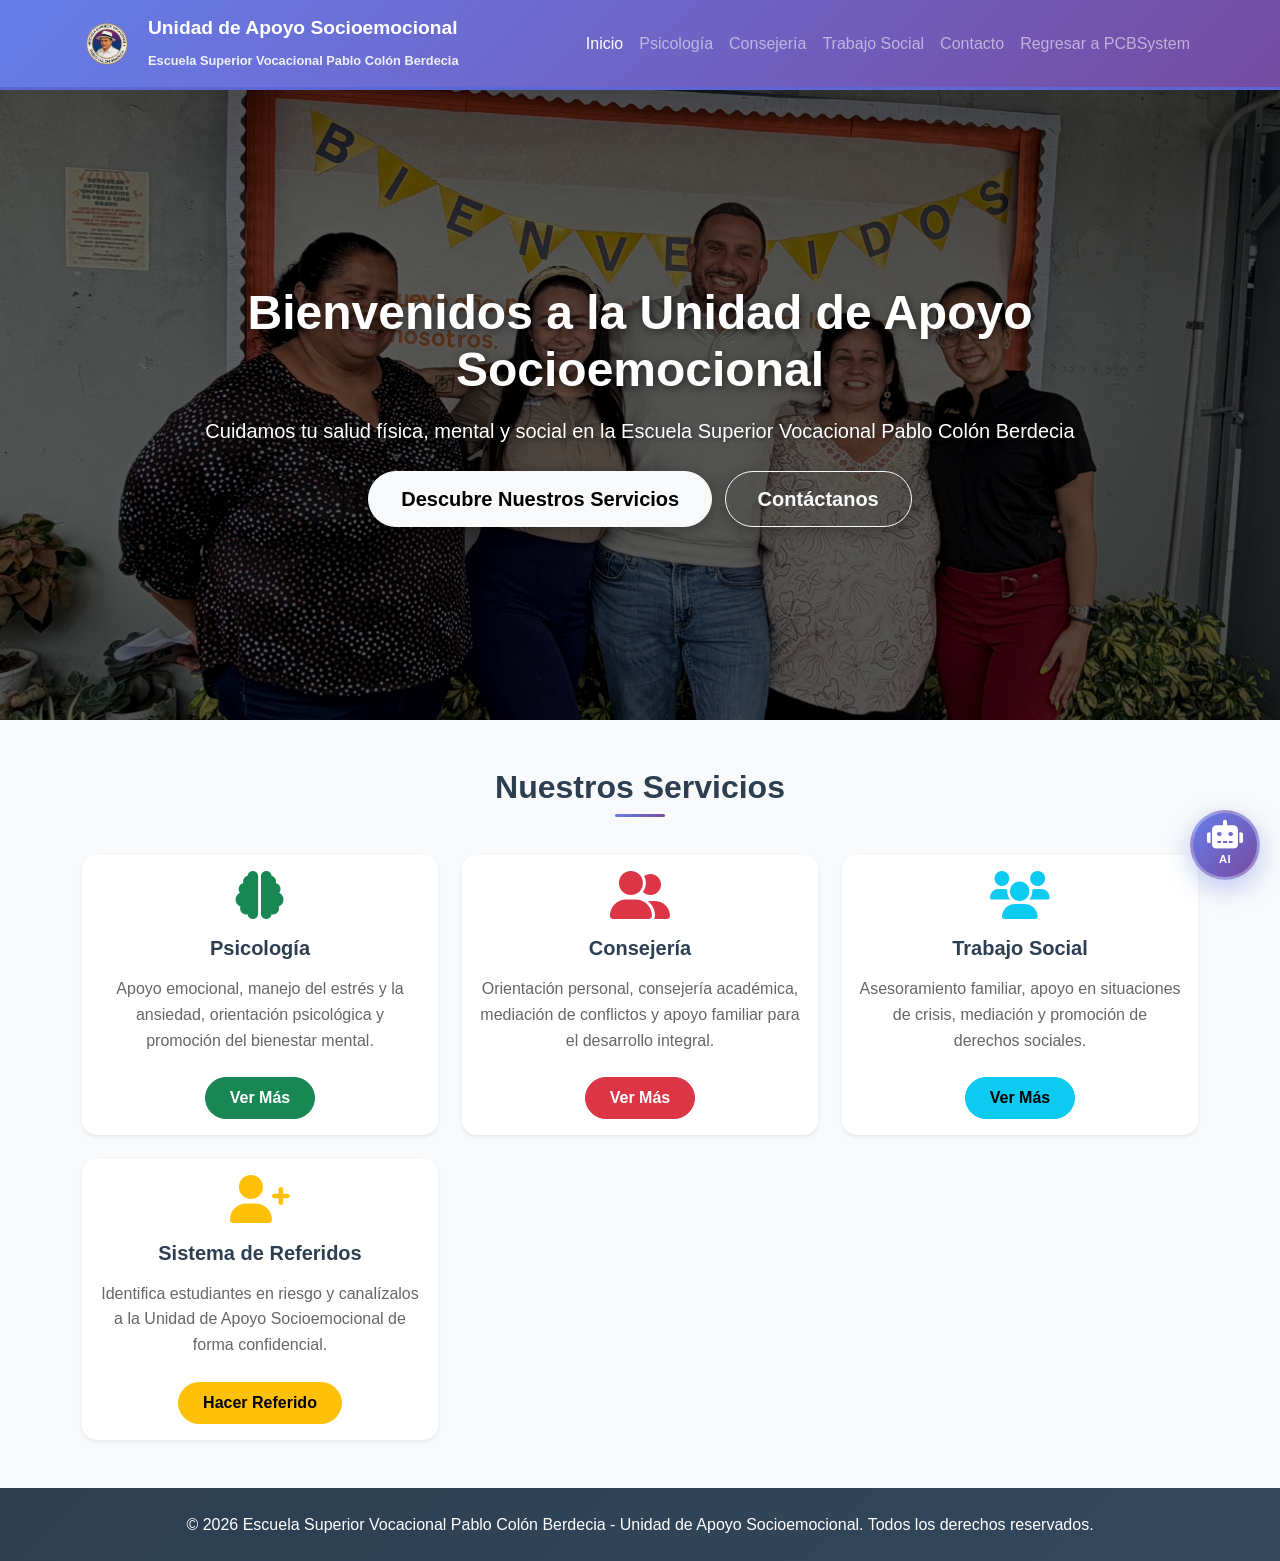
<file: index.html>
<!DOCTYPE html>
<html lang="es">
<head>
    <meta charset="UTF-8">
    <meta name="viewport" content="width=device-width, initial-scale=1.0">
    <title data-es="Unidad de Apoyo Socioemocional - Escuela Superior Vocacional Pablo Colón Berdecia" data-en="Socio-Emotional Support Unit - Pablo Colón Berdecia Vocational High School">Unidad de Apoyo Socioemocional - Escuela Superior Vocacional Pablo Colón Berdecia</title>
    <link href="https://cdn.jsdelivr.net/npm/bootstrap@5.3.0/dist/css/bootstrap.min.css" rel="stylesheet">
    <link rel="stylesheet" href="https://cdnjs.cloudflare.com/ajax/libs/font-awesome/6.0.0/css/all.min.css">
    <link rel="stylesheet" href="css/styles.css">
</head>
<body>
    <!-- Navbar -->
    <nav class="navbar navbar-expand-lg navbar-dark bg-primary shadow">
        <div class="container">
            <a class="navbar-brand fw-bold d-flex align-items-center" href="index.html">
                <img src="galeria/logopcb.png" alt="Logo Escuela" class="logo-navbar me-3">
                <div>
                    Unidad de Apoyo Socioemocional<br>
                    <small>Escuela Superior Vocacional Pablo Colón Berdecia</small>
                </div>
            </a>
            <button class="navbar-toggler" type="button" data-bs-toggle="collapse" data-bs-target="#navbarNav" aria-controls="navbarNav" aria-expanded="false" aria-label="Toggle navigation">
                <span class="navbar-toggler-icon"></span>
            </button>
            <div class="collapse navbar-collapse" id="navbarNav">
<ul class="navbar-nav ms-auto">
                    <li class="nav-item"><a class="nav-link active" href="index.html" data-es="Inicio" data-en="Home">Inicio</a></li>
                    
                    <li class="nav-item"><a class="nav-link" href="psicologia.html" data-es="Psicología" data-en="Psychology">Psicología</a></li>
                    <li class="nav-item"><a class="nav-link" href="consejeria.html" data-es="Consejería" data-en="Counseling">Consejería</a></li>
                    <li class="nav-item"><a class="nav-link" href="trabajo_social.html" data-es="Trabajo Social" data-en="Social Work">Trabajo Social</a></li>
                    <li class="nav-item"><a class="nav-link" href="contacto.html" data-es="Contacto" data-en="Contact">Contacto</a></li>
                    <li class="nav-item"><a class="nav-link" href="https://pcbsystempr-cyber.github.io/pcbsystem/index.html#inicio">Regresar a PCBSystem</a></li>
                </ul>
            </div>
        </div>
    </nav>

    <!-- Hero Section with Slideshow -->
    <section class="hero-slideshow text-white text-center py-5 position-relative">
        <!-- Slideshow Background -->
        <div class="slideshow-container">
            <div class="slide fade">
                <img src="galeria/image1.jpeg" alt="Instalaciones">
            </div>
            <div class="slide fade">
                <img src="galeria/image2.jpeg" alt="Comunidad Escolar">
            </div>
        </div>

        <!-- Overlay oscuro para mejorar legibilidad del texto -->
        <div class="hero-overlay"></div>

        <!-- Contenido del Hero -->
        <div class="container hero-content position-relative">
            <h1 class="display-4 fw-bold mb-3" data-es="Bienvenidos a la Unidad de Apoyo Socioemocional" data-en="Welcome to the Socio-Emotional Support Unit">Bienvenidos a la Unidad de Apoyo Socioemocional</h1>
            <p class="lead mb-4" data-es="Cuidamos tu salud física, mental y social en la Escuela Superior Vocacional Pablo Colón Berdecia" data-en="We take care of your physical, mental and social health at the Pablo Colón Berdecia Vocational High School">Cuidamos tu salud física, mental y social en la Escuela Superior Vocacional Pablo Colón Berdecia</p>
            <a href="#servicios" class="btn btn-light btn-lg" data-es="Descubre Nuestros Servicios" data-en="Discover Our Services"><i class="fas fa-arrow-down me-2"></i>Descubre Nuestros Servicios</a>
            <a href="contacto.html" class="btn btn-outline-light btn-lg ms-2" data-es="Contáctanos" data-en="Contact Us"><i class="fas fa-envelope me-2"></i>Contáctanos</a>
        </div>
    </section>

    <!-- Servicios Section -->
    <section id="servicios" class="py-5 bg-light">
        <div class="container">
            <h2 class="text-center mb-5 fw-bold" data-es="Nuestros Servicios" data-en="Our Services">Nuestros Servicios</h2>
            <div class="row g-4">

                <div class="col-lg-4 col-md-6">
                    <div class="service-card card h-100 border-0 shadow-sm">
                        <div class="card-body text-center">
                            <div class="icon mb-3">
                                <i class="fas fa-brain fa-3x text-success"></i>
                            </div>
                            <h5 class="card-title fw-bold" data-es="Psicología" data-en="Psychology">Psicología</h5>
                            <p class="card-text" data-es="Apoyo emocional, manejo del estrés y la ansiedad, orientación psicológica y promoción del bienestar mental." data-en="Emotional support, stress and anxiety management, psychological guidance and promotion of mental well-being.">Apoyo emocional, manejo del estrés y la ansiedad, orientación psicológica y promoción del bienestar mental.</p>
                            <a href="psicologia.html" class="btn btn-success" data-es="Ver Más" data-en="See More"><i class="fas fa-plus me-1"></i>Ver Más</a>
                        </div>
                    </div>
                </div>
                <div class="col-lg-4 col-md-6">
                    <div class="service-card card h-100 border-0 shadow-sm">
                        <div class="card-body text-center">
                            <div class="icon mb-3">
                                <i class="fas fa-user-friends fa-3x text-danger"></i>
                            </div>
                            <h5 class="card-title fw-bold" data-es="Consejería" data-en="Counseling">Consejería</h5>
                            <p class="card-text" data-es="Orientación personal, consejería académica, mediación de conflictos y apoyo familiar para el desarrollo integral." data-en="Personal guidance, academic counseling, conflict mediation and family support for comprehensive development.">Orientación personal, consejería académica, mediación de conflictos y apoyo familiar para el desarrollo integral.</p>
                            <a href="consejeria.html" class="btn btn-danger" data-es="Ver Más" data-en="See More"><i class="fas fa-plus me-1"></i>Ver Más</a>
                        </div>
                    </div>
                </div>
                <div class="col-lg-4 col-md-6">
                    <div class="service-card card h-100 border-0 shadow-sm">
                        <div class="card-body text-center">
                            <div class="icon mb-3">
                                <i class="fas fa-users fa-3x text-info"></i>
                            </div>
                            <h5 class="card-title fw-bold" data-es="Trabajo Social" data-en="Social Work">Trabajo Social</h5>
                            <p class="card-text" data-es="Asesoramiento familiar, apoyo en situaciones de crisis, mediación y promoción de derechos sociales." data-en="Family counseling, support in crisis situations, mediation and promotion of social rights.">Asesoramiento familiar, apoyo en situaciones de crisis, mediación y promoción de derechos sociales.</p>
                            <a href="trabajo_social.html" class="btn btn-info" data-es="Ver Más" data-en="See More"><i class="fas fa-plus me-1"></i>Ver Más</a>
                        </div>
                    </div>
                </div>
                <div class="col-lg-4 col-md-6">
                    <div class="service-card card h-100 border-0 shadow-sm">
                        <div class="card-body text-center">
                            <div class="icon mb-3">
                                <i class="fas fa-user-plus fa-3x text-warning"></i>
                            </div>
                            <h5 class="card-title fw-bold" data-es="Sistema de Referidos" data-en="Referral System">Sistema de Referidos</h5>
                            <p class="card-text" data-es="Identifica estudiantes en riesgo y canalízalos a la Unidad de Apoyo Socioemocional de forma confidencial." data-en="Identify at-risk students and refer them to the Support Unit confidentially.">Identifica estudiantes en riesgo y canalízalos a la Unidad de Apoyo Socioemocional de forma confidencial.</p>
                            <a href="referido-eis.html" class="btn btn-warning" data-es="Hacer Referido" data-en="Make Referral"><i class="fas fa-plus me-1"></i>Hacer Referido</a>
                        </div>
                    </div>
                </div>
                
    </section>

    <!-- Footer -->
    <footer class="bg-dark text-white text-center py-4">
        <div class="container">
            <p class="mb-0" data-es="&copy; 2026 Escuela Superior Vocacional Pablo Colón Berdecia - Unidad de Apoyo Socioemocional. Todos los derechos reservados." data-en="&copy; 2026 Pablo Colón Berdecia Vocational High School - Socio-Emotional Support Unit. All rights reserved.">&copy; 2026 Escuela Superior Vocacional Pablo Colón Berdecia - Unidad de Apoyo Socioemocional. Todos los derechos reservados.</p>
        </div>
    </footer>

    <!-- Registration Modal -->
    <div class="modal fade" id="registroModal" tabindex="-1" aria-labelledby="registroModalLabel" aria-hidden="true">
        <div class="modal-dialog">
            <div class="modal-content">
                <div class="modal-header">
                    <h5 class="modal-title" id="registroModalLabel">Registrarse</h5>
                    <button type="button" class="btn-close" data-bs-dismiss="modal" aria-label="Close"></button>
                </div>
                <div class="modal-body">
                    <form id="registroForm">
                        <div class="mb-3">
                            <label for="nombre" class="form-label">Nombre Completo</label>
                            <input type="text" class="form-control" id="nombre" required>
                        </div>
                        <div class="mb-3">
                            <label for="email" class="form-label">Correo Electrónico</label>
                            <input type="email" class="form-control" id="email" required>
                        </div>
                        <div class="mb-3">
                            <label for="password" class="form-label">Contraseña</label>
                            <input type="password" class="form-control" id="password" required>
                        </div>
                        <div class="mb-3">
                            <label for="confirmPassword" class="form-label">Confirmar Contraseña</label>
                            <input type="password" class="form-control" id="confirmPassword" required>
                        </div>
                        <button type="submit" class="btn btn-primary w-100">Registrarse</button>
                    </form>
                    <hr>
                    <p class="text-center">O regístrate con:</p>
                    <div class="d-grid gap-2">
                        <button class="btn btn-outline-danger"><i class="fab fa-google me-2"></i>Google</button>
                        <button class="btn btn-outline-dark"><i class="fab fa-apple me-2"></i>Apple</button>
                        <button class="btn btn-outline-primary"><i class="fab fa-facebook me-2"></i>Facebook</button>
                    </div>
                </div>
            </div>
        </div>
    </div>

    <script src="https://cdn.jsdelivr.net/npm/bootstrap@5.3.0/dist/js/bootstrap.bundle.min.js"></script>
    <script src="js/scripts.js"></script>
    
    <!-- Floating AI Bubble Chat -->
    <a id="ai-bubble" href="https://chatgpt.com/g/g-69cc116abf5c819186ebd92726e85c8b-u-a-s-e-pcb" target="_blank" rel="noopener noreferrer" title="Chat IA de Apoyo Socioemocional">
        <i class="fas fa-robot"></i>
        <span class="bubble-text">AI</span>
    </a>
</body>

</html>
</file>
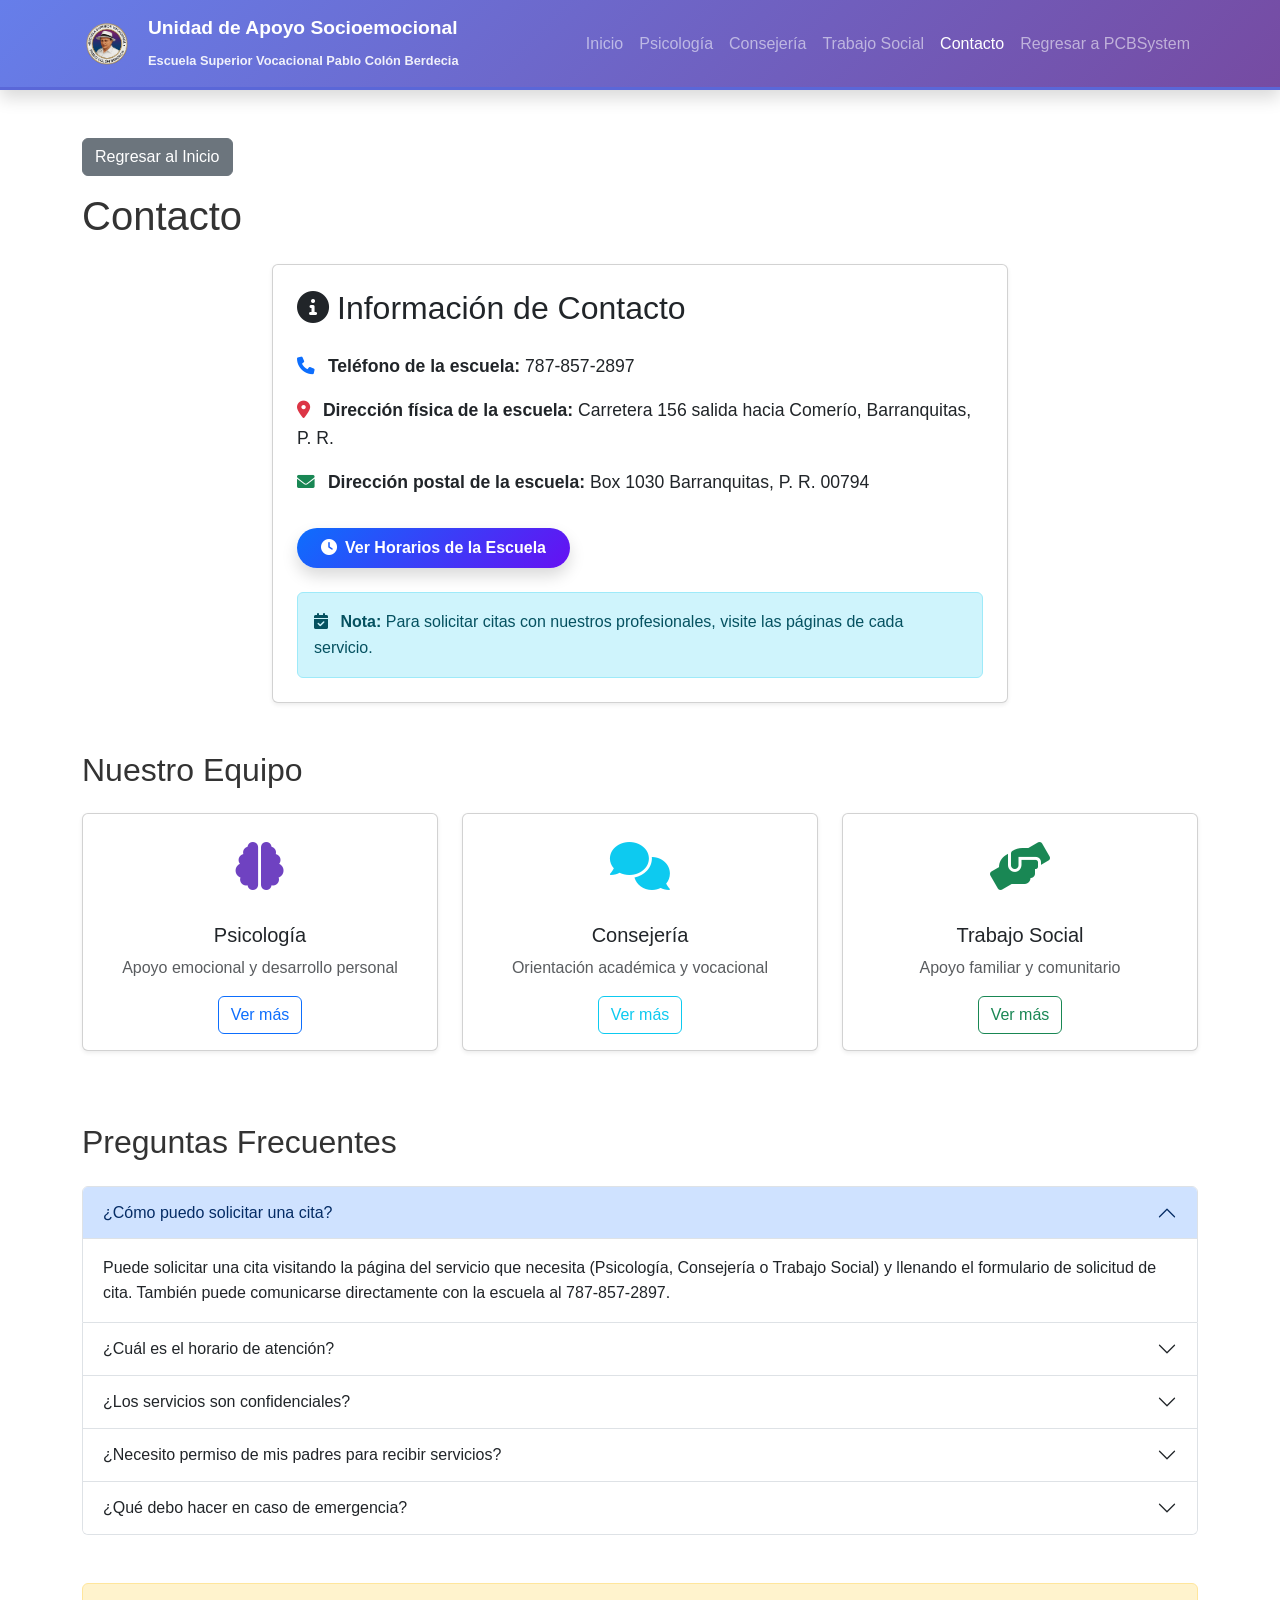
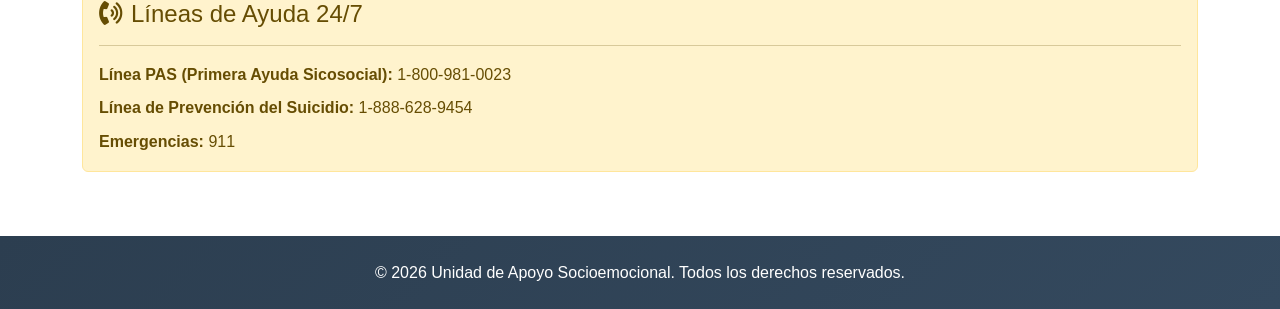
<file: contacto.html>
<!DOCTYPE html>
<html lang="es">
<head>
    <meta charset="UTF-8" />
    <meta name="viewport" content="width=device-width, initial-scale=1" />
    <title>Contacto - Unidad de Apoyo Socioemocional</title>
    <link href="https://cdn.jsdelivr.net/npm/bootstrap@5.3.0/dist/css/bootstrap.min.css" rel="stylesheet" />
    <link rel="stylesheet" href="https://cdnjs.cloudflare.com/ajax/libs/font-awesome/6.0.0/css/all.min.css" />
    <link rel="stylesheet" href="css/styles.css" />
</head>
<body>
    <nav class="navbar navbar-expand-lg navbar-dark bg-primary shadow">
        <div class="container">
            <a class="navbar-brand fw-bold d-flex align-items-center" href="index.html">
                <img src="galeria/logopcb.png" alt="Logo Escuela" class="logo-navbar me-3">
                <div>
                    Unidad de Apoyo Socioemocional<br>
                    <small>Escuela Superior Vocacional Pablo Colón Berdecia</small>
                </div>
            </a>
            <button class="navbar-toggler" type="button" data-bs-toggle="collapse" data-bs-target="#navbarNav"
                aria-controls="navbarNav" aria-expanded="false" aria-label="Toggle navigation">
                <span class="navbar-toggler-icon"></span>
            </button>
            <div class="collapse navbar-collapse" id="navbarNav">
                <ul class="navbar-nav ms-auto">
                    <li class="nav-item"><a class="nav-link" href="index.html">Inicio</a></li>
                    <li class="nav-item"><a class="nav-link" href="psicologia.html">Psicología</a></li>
                    <li class="nav-item"><a class="nav-link" href="consejeria.html">Consejería</a></li>
                    <li class="nav-item"><a class="nav-link" href="trabajo_social.html">Trabajo Social</a></li>
                    <li class="nav-item"><a class="nav-link active" href="contacto.html">Contacto</a></li>
                    <li class="nav-item"><a class="nav-link" href="https://pcbsystempr-cyber.github.io/pcbsystem/index.html#inicio">Regresar a PCBSystem</a></li>
                </ul>
            </div>
        </div>
    </nav>

    <main class="container my-5">
        <div class="mb-3">
            <a href="index.html" class="btn btn-secondary">Regresar al Inicio</a>
        </div>
        <h1 class="mb-4">Contacto</h1>

        <!-- Información de Contacto -->
        <div class="row mb-5">
            <div class="col-lg-8 mx-auto">
                <div class="card shadow-sm">
                    <div class="card-body p-4">
                        <h2 class="mb-4"><i class="fas fa-info-circle me-2"></i>Información de Contacto</h2>
                        <div class="contact-info">
                            <p class="mb-3"><i class="fas fa-phone text-primary me-2"></i> <strong>Teléfono de la escuela:</strong> 787-857-2897</p>
                            <p class="mb-3"><i class="fas fa-map-marker-alt text-danger me-2"></i> <strong>Dirección física de la escuela:</strong> Carretera 156 salida hacia Comerío, Barranquitas, P. R.</p>
                            <p class="mb-3"><i class="fas fa-envelope text-success me-2"></i> <strong>Dirección postal de la escuela:</strong> Box 1030 Barranquitas, P. R. 00794</p>
                        </div>

                        <button class="btn btn-primary mt-3 px-4 py-2 shadow rounded-pill" type="button" data-bs-toggle="collapse" data-bs-target="#horariosEscuela" aria-expanded="false" aria-controls="horariosEscuela" style="background: linear-gradient(135deg, #0d6efd 0%, #6610f2 100%); border: none; font-weight: bold; font-size: 1rem; transition: all 0.3s ease; box-shadow: 0 2px 10px rgba(13, 110, 253, 0.3);">
                            <i class="fas fa-clock me-2"></i>Ver Horarios de la Escuela
                        </button>

                        <div class="collapse mt-3" id="horariosEscuela">
                            <div class="horarios-info card card-body bg-light">
                                <div id="horarios-lista"></div>
                            </div>
                        </div>

                        <div class="alert alert-info mt-4 mb-0">
                            <i class="fas fa-calendar-check me-2"></i>
                            <strong>Nota:</strong> Para solicitar citas con nuestros profesionales, visite las páginas de cada servicio.
                        </div>
                    </div>
                </div>
            </div>
        </div>

        <!-- Sección de Profesionales -->
        <div class="row mt-5">
            <div class="col-12">
                <h2 class="mb-4">Nuestro Equipo</h2>
            </div>

            <!-- Psicología -->
            <div class="col-md-4 mb-4">
                <div class="card h-100 shadow-sm">
                    <div class="card-body text-center">
                        <div class="mb-3" style="font-size: 3rem; color: #6f42c1;">
                            <i class="fas fa-brain"></i>
                        </div>
                        <h5 class="card-title">Psicología</h5>
                        <p class="card-text text-muted">Apoyo emocional y desarrollo personal</p>
                        <a href="psicologia.html" class="btn btn-outline-primary">Ver más</a>
                    </div>
                </div>
            </div>

            <!-- Consejería -->
            <div class="col-md-4 mb-4">
                <div class="card h-100 shadow-sm">
                    <div class="card-body text-center">
                        <div class="mb-3" style="font-size: 3rem; color: #0dcaf0;">
                            <i class="fas fa-comments"></i>
                        </div>
                        <h5 class="card-title">Consejería</h5>
                        <p class="card-text text-muted">Orientación académica y vocacional</p>
                        <a href="consejeria.html" class="btn btn-outline-info">Ver más</a>
                    </div>
                </div>
            </div>

            <!-- Trabajo Social -->
            <div class="col-md-4 mb-4">
                <div class="card h-100 shadow-sm">
                    <div class="card-body text-center">
                        <div class="mb-3" style="font-size: 3rem; color: #198754;">
                            <i class="fas fa-hands-helping"></i>
                        </div>
                        <h5 class="card-title">Trabajo Social</h5>
                        <p class="card-text text-muted">Apoyo familiar y comunitario</p>
                        <a href="trabajo_social.html" class="btn btn-outline-success">Ver más</a>
                    </div>
                </div>
            </div>
        </div>

        <!-- Preguntas Frecuentes -->
        <div class="row mt-5">
            <div class="col-12">
                <h2 class="mb-4">Preguntas Frecuentes</h2>
                <div class="accordion" id="faqAccordion">
                    <!-- Pregunta 1 -->
                    <div class="accordion-item">
                        <h2 class="accordion-header" id="headingOne">
                            <button class="accordion-button" type="button" data-bs-toggle="collapse" data-bs-target="#collapseOne" aria-expanded="true" aria-controls="collapseOne">
                                ¿Cómo puedo solicitar una cita?
                            </button>
                        </h2>
                        <div id="collapseOne" class="accordion-collapse collapse show" aria-labelledby="headingOne" data-bs-parent="#faqAccordion">
                            <div class="accordion-body">
                                Puede solicitar una cita visitando la página del servicio que necesita (Psicología, Consejería o Trabajo Social) y llenando el formulario de solicitud de cita. También puede comunicarse directamente con la escuela al 787-857-2897.
                            </div>
                        </div>
                    </div>

                    <!-- Pregunta 2 -->
                    <div class="accordion-item">
                        <h2 class="accordion-header" id="headingTwo">
                            <button class="accordion-button collapsed" type="button" data-bs-toggle="collapse" data-bs-target="#collapseTwo" aria-expanded="false" aria-controls="collapseTwo">
                                ¿Cuál es el horario de atención?
                            </button>
                        </h2>
                        <div id="collapseTwo" class="accordion-collapse collapse" aria-labelledby="headingTwo" data-bs-parent="#faqAccordion">
                            <div class="accordion-body">
                                Nuestro horario de atención es de lunes a viernes de 7:00 a.m. a 2:30 p.m. Los fines de semana y días feriados permanecemos cerrados.
                            </div>
                        </div>
                    </div>

                    <!-- Pregunta 3 -->
                    <div class="accordion-item">
                        <h2 class="accordion-header" id="headingThree">
                            <button class="accordion-button collapsed" type="button" data-bs-toggle="collapse" data-bs-target="#collapseThree" aria-expanded="false" aria-controls="collapseThree">
                                ¿Los servicios son confidenciales?
                            </button>
                        </h2>
                        <div id="collapseThree" class="accordion-collapse collapse" aria-labelledby="headingThree" data-bs-parent="#faqAccordion">
                            <div class="accordion-body">
                                Sí, todos nuestros servicios son completamente confidenciales. La información compartida con nuestros profesionales está protegida y solo se comparte con el consentimiento del estudiante o en casos requeridos por ley.
                            </div>
                        </div>
                    </div>

                    <!-- Pregunta 4 -->
                    <div class="accordion-item">
                        <h2 class="accordion-header" id="headingFour">
                            <button class="accordion-button collapsed" type="button" data-bs-toggle="collapse" data-bs-target="#collapseFour" aria-expanded="false" aria-controls="collapseFour">
                                ¿Necesito permiso de mis padres para recibir servicios?
                            </button>
                        </h2>
                        <div id="collapseFour" class="accordion-collapse collapse" aria-labelledby="headingFour" data-bs-parent="#faqAccordion">
                            <div class="accordion-body">
                                Para estudiantes menores de edad, generalmente se requiere el consentimiento de los padres o tutores. Sin embargo, en situaciones de emergencia, nuestros profesionales pueden brindar apoyo inmediato y luego contactar a los padres.
                            </div>
                        </div>
                    </div>

                    <!-- Pregunta 5 -->
                    <div class="accordion-item">
                        <h2 class="accordion-header" id="headingFive">
                            <button class="accordion-button collapsed" type="button" data-bs-toggle="collapse" data-bs-target="#collapseFive" aria-expanded="false" aria-controls="collapseFive">
                                ¿Qué debo hacer en caso de emergencia?
                            </button>
                        </h2>
                        <div id="collapseFive" class="accordion-collapse collapse" aria-labelledby="headingFive" data-bs-parent="#faqAccordion">
                            <div class="accordion-body">
                                En caso de emergencia durante el horario escolar, diríjase inmediatamente a la oficina principal o comuníquese con cualquier miembro del personal. Fuera del horario escolar, llame al 911 o a la Línea PAS (Primera Ayuda Sicosocial) al 1-800-981-0023.
                            </div>
                        </div>
                    </div>
                </div>
            </div>
        </div>

        <!-- Líneas de Ayuda -->
        <div class="row mt-5">
            <div class="col-12">
                <div class="alert alert-warning">
                    <h4 class="alert-heading"><i class="fas fa-phone-volume me-2"></i>Líneas de Ayuda 24/7</h4>
                    <hr>
                    <p class="mb-2"><strong>Línea PAS (Primera Ayuda Sicosocial):</strong> 1-800-981-0023</p>
                    <p class="mb-2"><strong>Línea de Prevención del Suicidio:</strong> 1-888-628-9454</p>
                    <p class="mb-0"><strong>Emergencias:</strong> 911</p>
                </div>
            </div>
        </div>
    </main>

    <footer class="bg-light text-center py-4 mt-5">
        <div class="container">
            <p class="mb-0">&copy; 2026 Unidad de Apoyo Socioemocional. Todos los derechos reservados.</p>
        </div>
    </footer>

    <script src="https://cdn.jsdelivr.net/npm/bootstrap@5.3.0/dist/js/bootstrap.bundle.min.js"></script>
    <script src="js/scripts.js"></script>
    <script>
        // Horarios de la escuela
        const horarios = {
            'domingo': 'Cerrado',
            'lunes': '7 a.m. – 2:30 p.m.',
            'martes': '7 a.m. – 2:30 p.m.',
            'miércoles': '7 a.m. – 2:30 p.m.',
            'jueves': '7 a.m. – 2:30 p.m.',
            'viernes': '7 a.m. – 2:30 p.m.',
            'sábado': 'Cerrado'
        };

        // Función para obtener el día actual en español
        function obtenerDiaActual() {
            const dias = ['domingo', 'lunes', 'martes', 'miércoles', 'jueves', 'viernes', 'sábado'];
            const hoy = new Date().getDay();
            return dias[hoy];
        }

        // Función para mostrar los horarios
        function mostrarHorarios() {
            const diaActual = obtenerDiaActual();
            const listaHorarios = document.getElementById('horarios-lista');
            let html = '';

            // Mostrar el día actual primero
            html += `<div class="dia-actual mb-3 p-3 bg-light rounded">
                        <strong>Hoy (${diaActual.charAt(0).toUpperCase() + diaActual.slice(1)}):</strong> ${horarios[diaActual]}
                     </div>`;

            // Mostrar todos los días
            const diasOrdenados = ['domingo', 'lunes', 'martes', 'miércoles', 'jueves', 'viernes', 'sábado'];
            html += '<div class="horarios-completos">';
            diasOrdenados.forEach(dia => {
                const clase = dia === diaActual ? 'fw-bold' : '';
                html += `<div class="d-flex justify-content-between ${clase}">
                            <span>${dia.charAt(0).toUpperCase() + dia.slice(1)}</span>
                            <span>${horarios[dia]}</span>
                         </div>`;
            });
            html += '</div>';

            listaHorarios.innerHTML = html;
        }

        // Mostrar horarios al cargar la página
        document.addEventListener('DOMContentLoaded', mostrarHorarios);
    </script>
</body>
</html>
</file>
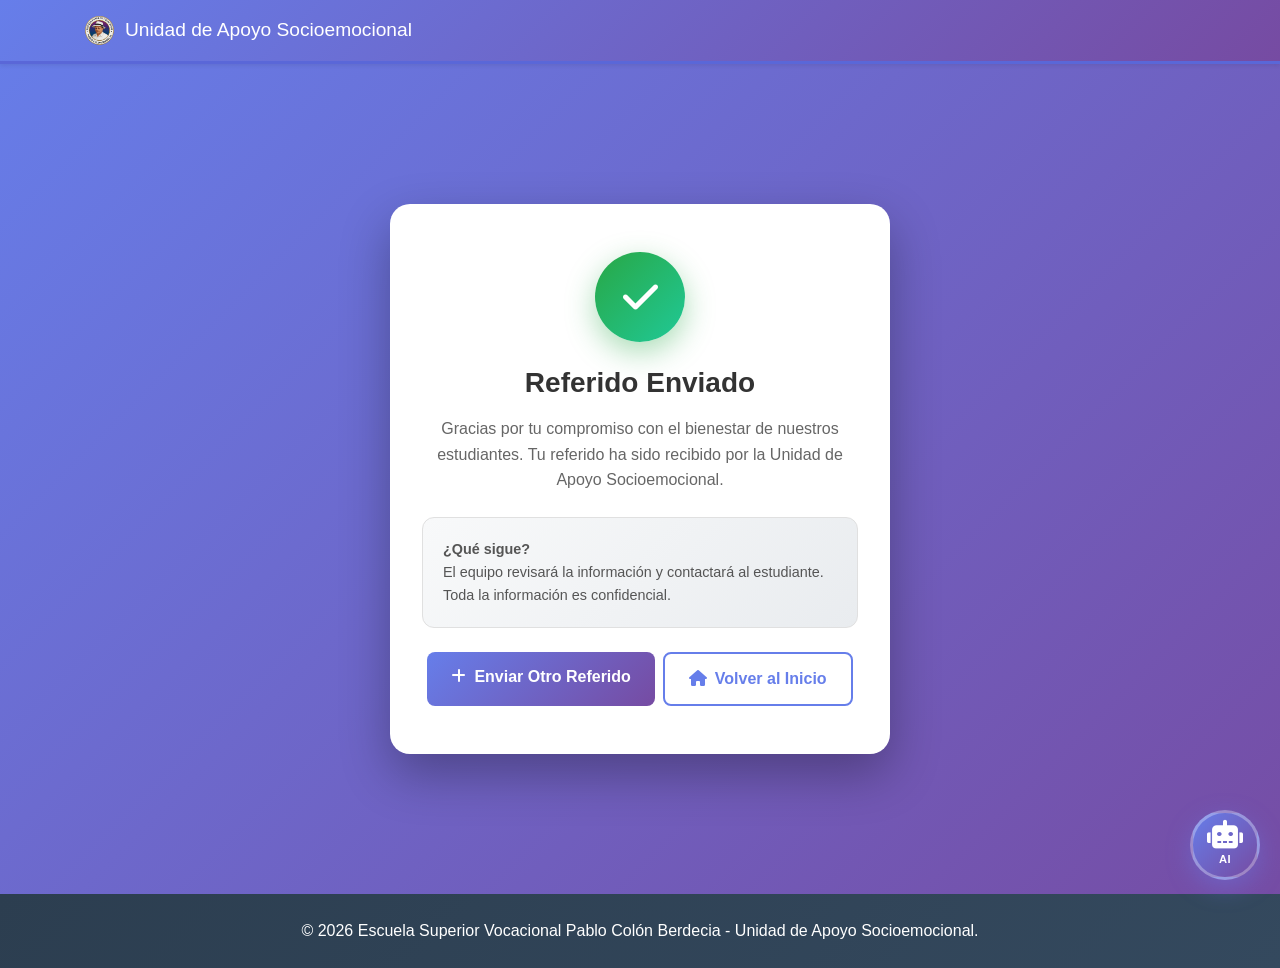
<file: referido-enviado.html>
<!DOCTYPE html>
<html lang="es">
<head>
    <meta charset="UTF-8">
    <meta name="viewport" content="width=device-width, initial-scale=1.0">
    <title>Referido Enviado - Unidad de Apoyo Socioemocional</title>
    <link href="https://cdn.jsdelivr.net/npm/bootstrap@5.3.0/dist/css/bootstrap.min.css" rel="stylesheet">
    <link rel="stylesheet" href="https://cdnjs.cloudflare.com/ajax/libs/font-awesome/6.0.0/css/all.min.css">
    <link rel="stylesheet" href="css/styles.css">
    <style>
        body {
            background: linear-gradient(135deg, #667eea 0%, #764ba2 100%);
            min-height: 100vh;
        }
        
        .success-container {
            min-height: calc(100vh - 70px);
            display: flex;
            align-items: center;
            justify-content: center;
            padding: 2rem 1rem;
        }
        
        .success-card {
            background: white;
            border-radius: 20px;
            padding: 3rem 2rem;
            text-align: center;
            box-shadow: 0 20px 50px rgba(0, 0, 0, 0.3);
            max-width: 500px;
            width: 100%;
        }
        
        .success-icon {
            width: 90px;
            height: 90px;
            background: linear-gradient(135deg, #28a745 0%, #20c997 100%);
            border-radius: 50%;
            display: flex;
            align-items: center;
            justify-content: center;
            margin: 0 auto 1.5rem;
            box-shadow: 0 10px 30px rgba(40, 167, 69, 0.4);
        }
        
        .success-icon i {
            font-size: 2.5rem;
            color: white;
        }
        
        .success-title {
            font-size: 1.75rem;
            font-weight: 700;
            color: #333;
            margin-bottom: 1rem;
        }
        
        .success-message {
            color: #666;
            font-size: 1rem;
            line-height: 1.6;
            margin-bottom: 1.5rem;
        }
        
        .info-box {
            background: linear-gradient(135deg, #f8f9fa 0%, #e9ecef 100%);
            border-radius: 12px;
            padding: 1.25rem;
            margin-bottom: 1.5rem;
            text-align: left;
            border: 1px solid #e0e0e0;
        }
        
        .info-box p {
            color: #555;
            font-size: 0.9rem;
            margin: 0;
        }
        
        .btn-referido {
            background: linear-gradient(135deg, #667eea 0%, #764ba2 100%);
            border: none;
            border-radius: 8px;
            padding: 0.75rem 1.5rem;
            font-size: 1rem;
            font-weight: 600;
            color: white;
            text-decoration: none;
            transition: all 0.3s ease;
        }
        
        .btn-referido:hover {
            transform: translateY(-2px);
            box-shadow: 0 8px 20px rgba(102, 126, 234, 0.4);
            color: white;
        }
        
        .btn-home {
            border: 2px solid #667eea;
            background: transparent;
            border-radius: 8px;
            padding: 0.75rem 1.5rem;
            font-size: 1rem;
            font-weight: 600;
            color: #667eea;
            text-decoration: none;
            transition: all 0.3s ease;
        }
        
        .btn-home:hover {
            background: #667eea;
            color: white;
        }
        
        @media (max-width: 576px) {
            .success-card {
                padding: 2rem 1.5rem;
            }
            
            .btn-referido, .btn-home {
                width: 100%;
                margin-bottom: 0.5rem;
            }
        }
    </style>
</head>
<body>
    <nav class="navbar navbar-expand-lg navbar-light bg-light shadow-sm">
        <div class="container">
            <a class="navbar-brand d-flex align-items-center" href="index.html">
                <img src="galeria/logopcb.png" alt="Logo" class="logo-navbar me-2" style="height: 35px;">
                <span>Unidad de Apoyo Socioemocional</span>
            </a>
        </div>
    </nav>

    <div class="success-container">
        <div class="success-card">
            <div class="success-icon">
                <i class="fas fa-check"></i>
            </div>
            
            <h1 class="success-title">Referido Enviado</h1>
            
            <p class="success-message">
                Gracias por tu compromiso con el bienestar de nuestros estudiantes. 
                Tu referido ha sido recibido por la Unidad de Apoyo Socioemocional.
            </p>
            
            <div class="info-box">
                <p><strong>¿Qué sigue?</strong><br>El equipo revisará la información y contactará al estudiante. Toda la información es confidencial.</p>
            </div>
            
            <div class="d-flex flex-column flex-md-row gap-2 justify-content-center">
                <a href="css/Referidos.html" class="btn-referido">
                    <i class="fas fa-plus me-2"></i>Enviar Otro Referido
                </a>
                <a href="index.html" class="btn-home">
                    <i class="fas fa-home me-2"></i>Volver al Inicio
                </a>
            </div>
        </div>
    </div>

    <footer class="bg-dark text-white text-center py-4">
        <div class="container">
            <p class="mb-0">&copy; 2026 Escuela Superior Vocacional Pablo Colón Berdecia - Unidad de Apoyo Socioemocional.</p>
        </div>
    </footer>

    <a id="ai-bubble" href="https://chatgpt.com/g/g-69cc116abf5c819186ebd92726e85c8b-u-a-s-e-pcb" target="_blank" rel="noopener noreferrer" title="Chat IA">
        <i class="fas fa-robot"></i>
        <span class="bubble-text">AI</span>
    </a>
</body>
</html>
</file>
<file: css/styles.css>
/* Reset and Base Styles */
* {
    margin: 0;
    padding: 0;
    box-sizing: border-box;
}

body {
    font-family: 'Segoe UI', Tahoma, Geneva, Verdana, sans-serif;
    line-height: 1.6;
    color: #333;
    overflow-x: hidden;
}

/* Prevent horizontal scroll */
html {
    overflow-x: hidden;
}

/* Responsive images */
img {
    max-width: 100%;
    height: auto;
}

/* Navbar */
.navbar {
    background: linear-gradient(135deg, #667eea 0%, #764ba2 100%);
    border-bottom: 3px solid #5a67d8;
}

.navbar-brand {
    font-size: 1.2rem;
    color: #fff !important;
    max-width: 100%;
}

.navbar-brand small {
    font-size: 0.8rem;
    opacity: 0.9;
}

.logo-navbar {
    height: 50px;
    width: auto;
    object-fit: contain;
    flex-shrink: 0;
}

.nav-link {
    transition: all 0.3s ease;
}

.nav-link:hover {
    transform: translateY(-2px);
}

.navbar-toggler {
    background: linear-gradient(135deg, #667eea 0%, #764ba2 100%);
    border: 2px solid rgba(255, 255, 255, 0.5);
}

.navbar-toggler:focus {
    box-shadow: 0 0 0 0.25rem rgba(102, 126, 234, 0.5);
}

/* Hero Section */
.hero {
    background: linear-gradient(135deg, #667eea 0%, #764ba2 100%);
    min-height: 60vh;
    display: flex;
    align-items: center;
    position: relative;
    overflow: hidden;
}

.hero::before {
    content: '';
    position: absolute;
    top: 0;
    left: 0;
    right: 0;
    bottom: 0;
    background: url('data:image/svg+xml,<svg xmlns="http://www.w3.org/2000/svg" viewBox="0 0 100 100"><circle cx="50" cy="50" r="2" fill="rgba(255,255,255,0.1)"/></svg>') repeat;
    opacity: 0.1;
}

.hero .container {
    position: relative;
    z-index: 1;
}

.hero h1 {
    font-size: 3rem;
    margin-bottom: 1rem;
    text-shadow: 2px 2px 4px rgba(0,0,0,0.3);
    color: #424242;
}

.hero .lead {
    font-size: 1.25rem;
    margin-bottom: 2rem;
    opacity: 0.9;
    color: #000 !important;
}

.hero .btn {
    border-radius: 50px;
    padding: 0.75rem 2rem;
    font-weight: 600;
    transition: all 0.3s ease;
}

.hero .btn:hover {
    transform: translateY(-3px);
    box-shadow: 0 10px 20px rgba(0,0,0,0.2);
}

/* Services Section */
#servicios {
    padding: 5rem 0;
}

#servicios h2 {
    color: #2c3e50;
    margin-bottom: 3rem;
    position: relative;
}

#servicios h2::after {
    content: '';
    position: absolute;
    bottom: -10px;
    left: 50%;
    transform: translateX(-50%);
    width: 50px;
    height: 3px;
    background: linear-gradient(135deg, #667eea, #764ba2);
    border-radius: 2px;
}

.service-card {
    transition: all 0.3s ease;
    border-radius: 15px;
    overflow: hidden;
    display: flex;
    flex-direction: column;
    justify-content: center;
    align-items: center;
    height: 100%;
}

.service-card:hover {
    transform: translateY(-10px);
    box-shadow: 0 20px 40px rgba(0,0,0,0.1);
}

.service-card .icon {
    margin-bottom: 1.5rem;
}

.service-card .card-title {
    color: #2c3e50;
    margin-bottom: 1rem;
}

.service-card .card-text {
    color: #666;
    margin-bottom: 1.5rem;
}

.service-card .btn {
    border-radius: 25px;
    padding: 0.5rem 1.5rem;
    font-weight: 600;
    transition: all 0.3s ease;
}

.service-card .btn:hover {
    transform: scale(1.05);
}

/* Footer */
footer {
    background: linear-gradient(135deg, #2c3e50 0%, #34495e 100%);
    color: #fff;
}

/* AI Bubble Chat - Fixed floating bubble that follows mouse subtly */
#ai-bubble {
    position: fixed;
    bottom: 20px;
    right: 20px;
    width: 70px;
    height: 70px;
    border-radius: 50%;
    background: linear-gradient(135deg, #667eea 0%, #764ba2 100%);
    color: white;
    display: flex;
    flex-direction: column;
    align-items: center;
    justify-content: center;
    text-decoration: none;
    box-shadow: 0 8px 25px rgba(102, 126, 234, 0.4);
    backdrop-filter: blur(10px);
    border: 3px solid rgba(255, 255, 255, 0.3);
    z-index: 9999;
    transition: all 0.3s cubic-bezier(0.4, 0, 0.2, 1);
    transform: translate(var(--mouse-x, 0px), var(--mouse-y, 0px)) scale(1);
    opacity: 0;
    animation: bubbleEntrance 0.8s ease-out 0.5s forwards;
}

#ai-bubble i {
    font-size: 1.8rem;
    margin-bottom: 2px;
}

.bubble-text {
    font-size: 0.7rem;
    font-weight: 600;
    letter-spacing: 0.5px;
}

#ai-bubble:hover {
    transform: translate(var(--mouse-x, 0px), var(--mouse-y, 0px)) scale(1.1) !important;
    box-shadow: 0 15px 40px rgba(102, 126, 234, 0.6);
    background: linear-gradient(135deg, #5a67d8 0%, #6b46c1 100%);
}

#ai-bubble:active {
    transform: translate(var(--mouse-x, 0px), var(--mouse-y, 0px)) scale(0.98);
}

/* Entrance animation */
@keyframes bubbleEntrance {
    to {
        opacity: 1;
        transform: translate(var(--mouse-x, 0px), var(--mouse-y, 0px)) scale(1);
    }
}

/* Responsive Design */
@media (max-width: 991px) {
    .navbar-brand {
        font-size: 1rem;
    }
    
    .navbar-brand small {
        font-size: 0.7rem;
    }
    
    .logo-navbar {
        height: 40px;
    }
    
    .navbar-nav {
        margin-top: 1rem;
        padding-top: 1rem;
        border-top: 1px solid rgba(255, 255, 255, 0.2);
    }
    
    .nav-link {
        padding: 0.5rem 0 !important;
    }
}

@media (max-width: 768px) {
    #ai-bubble {
        width: 60px;
        height: 60px;
        bottom: 15px;
        right: 15px;
    }
    
    #ai-bubble i {
        font-size: 1.5rem;
    }
    
    .bubble-text {
        font-size: 0.65rem;
    }
}


@media (max-width: 768px) {
    .navbar-brand {
        font-size: 0.9rem;
        line-height: 1.3;
    }
    
    .navbar-brand small {
        font-size: 0.65rem;
    }
    
    .logo-navbar {
        height: 35px;
    }
    
    .hero h1 {
        font-size: 2rem;
    }

    .hero .lead {
        font-size: 1rem;
    }

    .service-card {
        margin-bottom: 2rem;
    }
    
    /* Form improvements */
    .form-label {
        font-size: 0.9rem;
    }
    
    .btn {
        padding: 0.5rem 1rem;
        font-size: 0.9rem;
    }
}

@media (max-width: 576px) {
    .navbar-brand {
        font-size: 0.75rem;
        line-height: 1.2;
    }
    
    .navbar-brand small {
        font-size: 0.6rem;
        display: block;
    }
    
    .logo-navbar {
        height: 30px;
        margin-right: 0.5rem !important;
    }
    
    .hero {
        padding: 3rem 0;
    }

    .hero h1 {
        font-size: 1.75rem;
    }
    
    /* Compact navbar on very small screens */
    .navbar-toggler {
        padding: 0.25rem 0.5rem;
        font-size: 1rem;
    }
    
    /* Better form spacing on mobile */
    .container {
        padding-left: 1rem;
        padding-right: 1rem;
    }
    
    .card {
        margin-bottom: 1rem;
    }
    
    /* Stack buttons vertically on small screens */
    .btn + .btn {
        margin-top: 0.5rem;
    }
}

/* Animations */
@keyframes fadeInUp {
    from {
        opacity: 0;
        transform: translateY(30px);
    }
    to {
        opacity: 1;
        transform: translateY(0);
    }
}

.service-card {
    animation: fadeInUp 0.6s ease-out;
}

.service-card:nth-child(1) { animation-delay: 0.1s; }
.service-card:nth-child(2) { animation-delay: 0.2s; }
.service-card:nth-child(3) { animation-delay: 0.3s; }

/* Contact Page Styles */
.contact-info p {
    margin-bottom: 1rem;
    font-size: 1.1rem;
}

.contact-info i {
    color: #667eea;
    margin-right: 0.5rem;
}

#form-contacto {
    background: linear-gradient(135deg, #f8f9fa 0%, #e9ecef 100%);
    padding: 2rem;
    border-radius: 15px;
    box-shadow: 0 10px 30px rgba(0,0,0,0.1);
    animation: fadeInUp 0.6s ease-out;
}

#form-contacto .btn {
    background: linear-gradient(135deg, #667eea 0%, #764ba2 100%);
    border: none;
    transition: all 0.3s ease;
}

#form-contacto .btn:hover {
    transform: translateY(-2px);
    box-shadow: 0 5px 15px rgba(0,0,0,0.2);
}

iframe {
    border-radius: 15px;
    box-shadow: 0 10px 30px rgba(0,0,0,0.1);
    animation: fadeInUp 0.6s ease-out 0.3s both;
}

/* Button for psychology services */
button[data-bs-target="#serviciosPsicologia"] {
    margin-top: 5rem;
    margin-bottom: 5rem;
}

/* Button effect for psychology services cards */
#serviciosPsicologia .card {
    min-height: 250px;
    height: 250px;
}

#serviciosPsicologia .card .card-body {
    display: flex;
    flex-direction: column;
    justify-content: center;
    align-items: center;
    height: 100%;
    transition: all 0.3s ease;
}

#serviciosPsicologia .card .card-title {
    font-size: 1.5rem;
    font-weight: bold;
    transition: transform 0.3s ease;
    text-align: center;
    margin-top: 1rem;
}

#serviciosPsicologia .card .card-text {
    max-height: 0;
    overflow: hidden;
    transition: max-height 0.3s ease;
    text-align: center;
    margin-top: 1rem;
    opacity: 0;
}

#serviciosPsicologia .card.expanded .card-title {
    transform: translateY(-30px);
}

#serviciosPsicologia .card.expanded .card-text {
    max-height: 200px;
    opacity: 1;
}

#serviciosPsicologia .card.expanded .card-body {
    justify-content: flex-start;
    padding-top: 2rem;
}

/* Hero Slideshow Styles */
.hero-slideshow {
    min-height: 70vh;
    display: flex;
    align-items: center;
    position: relative;
    overflow: hidden;
}

.slideshow-container {
    position: absolute;
    top: 0;
    left: 0;
    width: 100%;
    height: 100%;
    z-index: 0;
}

.slide {
    position: absolute;
    top: 0;
    left: 0;
    width: 100%;
    height: 100%;
    opacity: 0;
    transition: opacity 1.5s ease-in-out;
    display: flex;
    align-items: center;
    justify-content: center;
}

.slide.active {
    opacity: 1;
}

.slide img {
    width: 100%;
    height: 100%;
    object-fit: cover;
    object-position: center 20%;
}

.hero-overlay {
    position: absolute;
    top: 0;
    left: 0;
    width: 100%;
    height: 100%;
    background: linear-gradient(135deg, rgba(0, 0, 0, 0.6) 0%, rgba(0, 0, 0, 0.7) 100%);
    z-index: 1;
}

.hero-content {
    z-index: 2;
}

.hero-content h1 {
    font-size: 3rem;
    margin-bottom: 1rem;
    text-shadow: 2px 2px 8px rgba(0,0,0,0.5);
    color: #fff;
}

.hero-content .lead {
    font-size: 1.25rem;
    margin-bottom: 2rem;
    text-shadow: 1px 1px 4px rgba(0,0,0,0.5);
    color: #fff !important;
}

.hero-content .btn {
    border-radius: 50px;
    padding: 0.75rem 2rem;
    font-weight: 600;
    transition: all 0.3s ease;
    box-shadow: 0 4px 15px rgba(0,0,0,0.3);
}

.hero-content .btn:hover {
    transform: translateY(-3px);
    box-shadow: 0 10px 25px rgba(0,0,0,0.4);
}

/* Responsive adjustments for slideshow */
@media (max-width: 991px) {
    .hero-content h1 {
        font-size: 2.5rem;
    }
    
    .hero-content .lead {
        font-size: 1.1rem;
    }
    
    .hero-content .btn {
        padding: 0.65rem 1.75rem;
        font-size: 0.95rem;
    }
}

@media (max-width: 768px) {
    .hero-slideshow {
        min-height: 60vh;
    }
    
    .hero-content h1 {
        font-size: 2rem;
        margin-bottom: 0.75rem;
    }

    .hero-content .lead {
        font-size: 1rem;
        margin-bottom: 1.5rem;
    }
    
    .hero-content .btn {
        padding: 0.6rem 1.5rem;
        font-size: 0.9rem;
    }
}

@media (max-width: 576px) {
    .hero-slideshow {
        min-height: 50vh;
    }

    .hero-content h1 {
        font-size: 1.5rem;
        line-height: 1.3;
    }
    
    .hero-content .lead {
        font-size: 0.9rem;
        margin-bottom: 1.25rem;
    }
    
    .hero-content .btn {
        padding: 0.5rem 1.25rem;
        font-size: 0.85rem;
    }
    
    .hero-content .btn i {
        display: none;
    }
}

/* Additional Responsive Utilities */
@media (max-width: 768px) {
    /* Better accordion spacing */
    .accordion-item {
        margin-bottom: 0.5rem;
    }
    
    .accordion-button {
        font-size: 0.9rem;
        padding: 0.75rem 1rem;
    }
    
    /* Responsive tables */
    .table-responsive {
        overflow-x: auto;
        -webkit-overflow-scrolling: touch;
    }
    
    /* Better alert spacing */
    .alert {
        font-size: 0.9rem;
        padding: 0.75rem;
    }
    
    /* Contact info improvements */
    .contact-info p {
        font-size: 0.95rem;
    }
    
    /* Footer improvements */
    footer {
        font-size: 0.9rem;
    }
}

@media (max-width: 576px) {
    /* Hide icons in navigation on very small screens for more space */
    .nav-link i {
        display: none;
    }
    
    /* Improve card padding on small screens */
    .card-body {
        padding: 1rem;
    }
    
    /* Better modal sizing */
    .modal-dialog {
        margin: 0.5rem;
    }
    
    /* Improve button sizing */
    .btn-lg {
        padding: 0.5rem 1rem;
        font-size: 1rem;
    }
    
    /* Better form controls */
    .form-control,
    .form-select {
        font-size: 0.9rem;
    }
    
    /* Improve header spacing */
    h1 {
        font-size: 1.75rem;
    }
    
    h2 {
        font-size: 1.5rem;
    }
    
    h3 {
        font-size: 1.25rem;
    }
    
    /* Better list spacing */
    .list-group-item {
        padding: 0.75rem 1rem;
        font-size: 0.9rem;
    }
}
</file>
